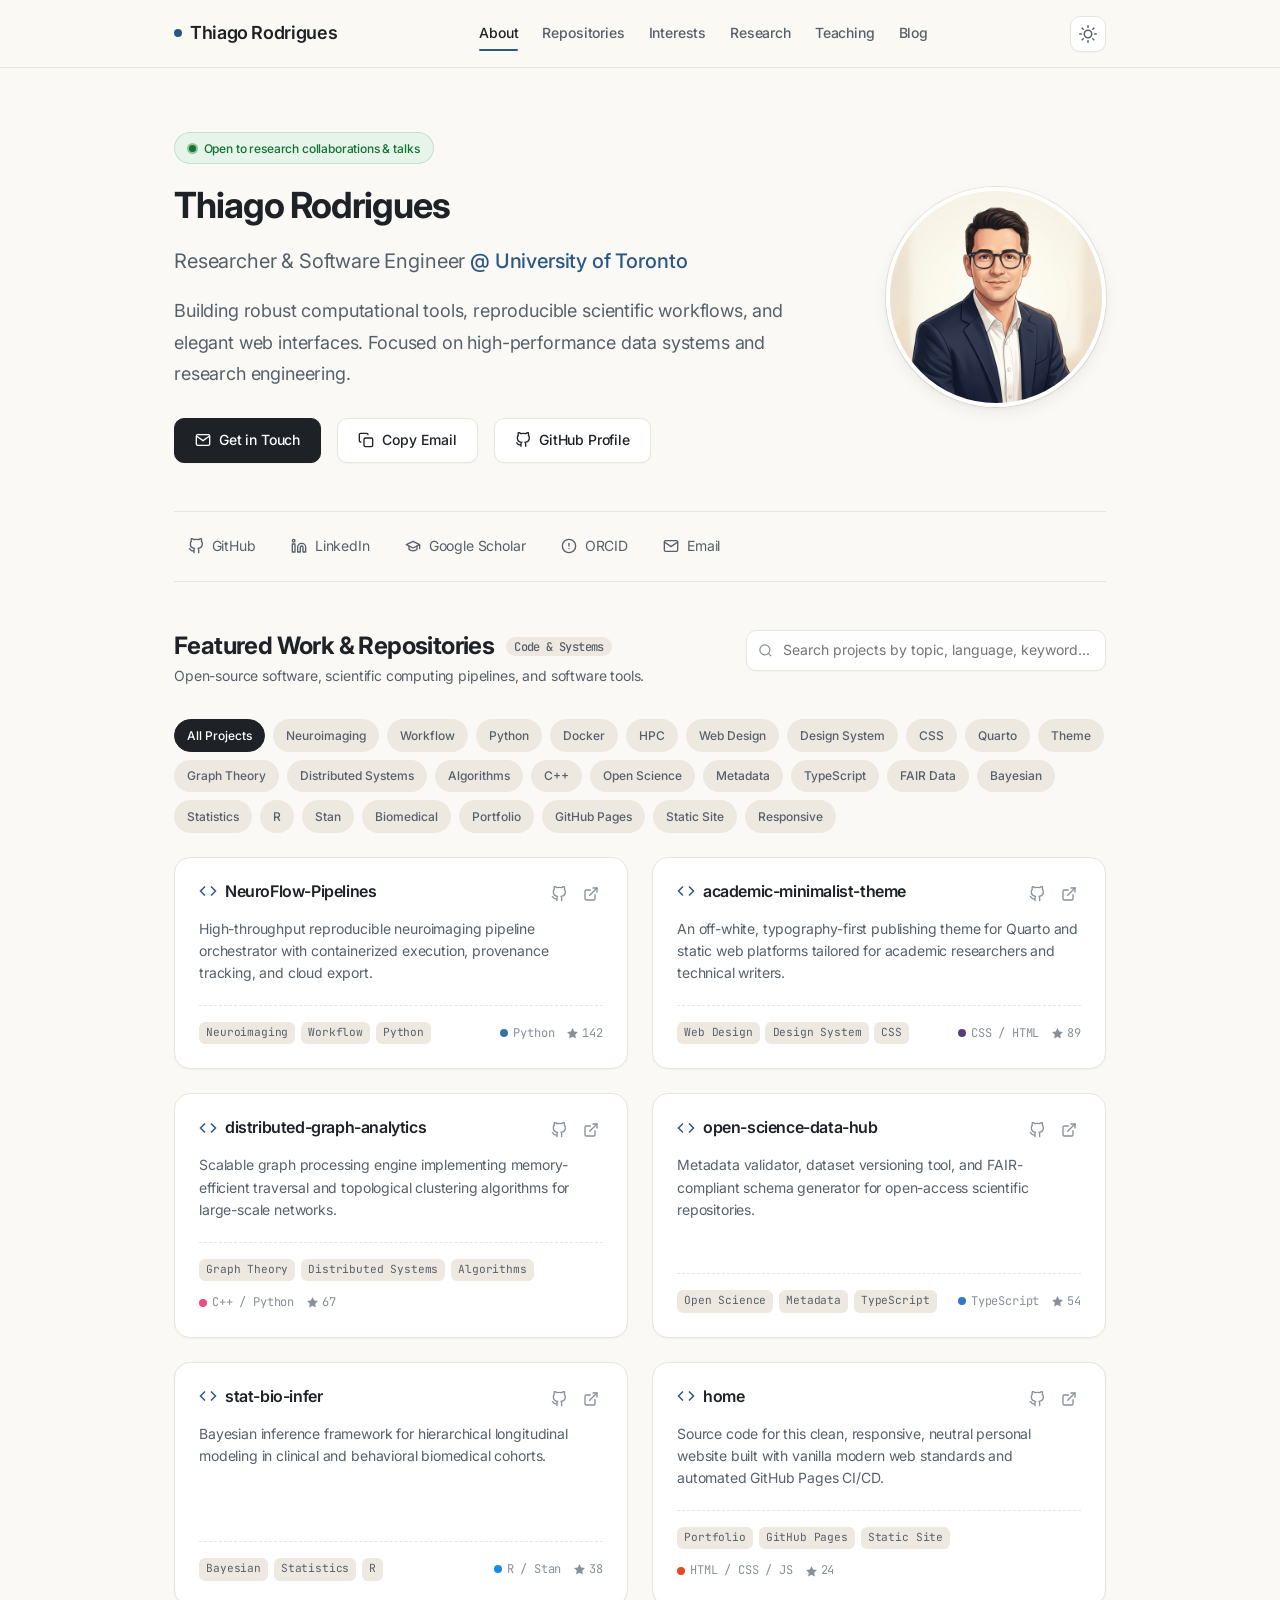
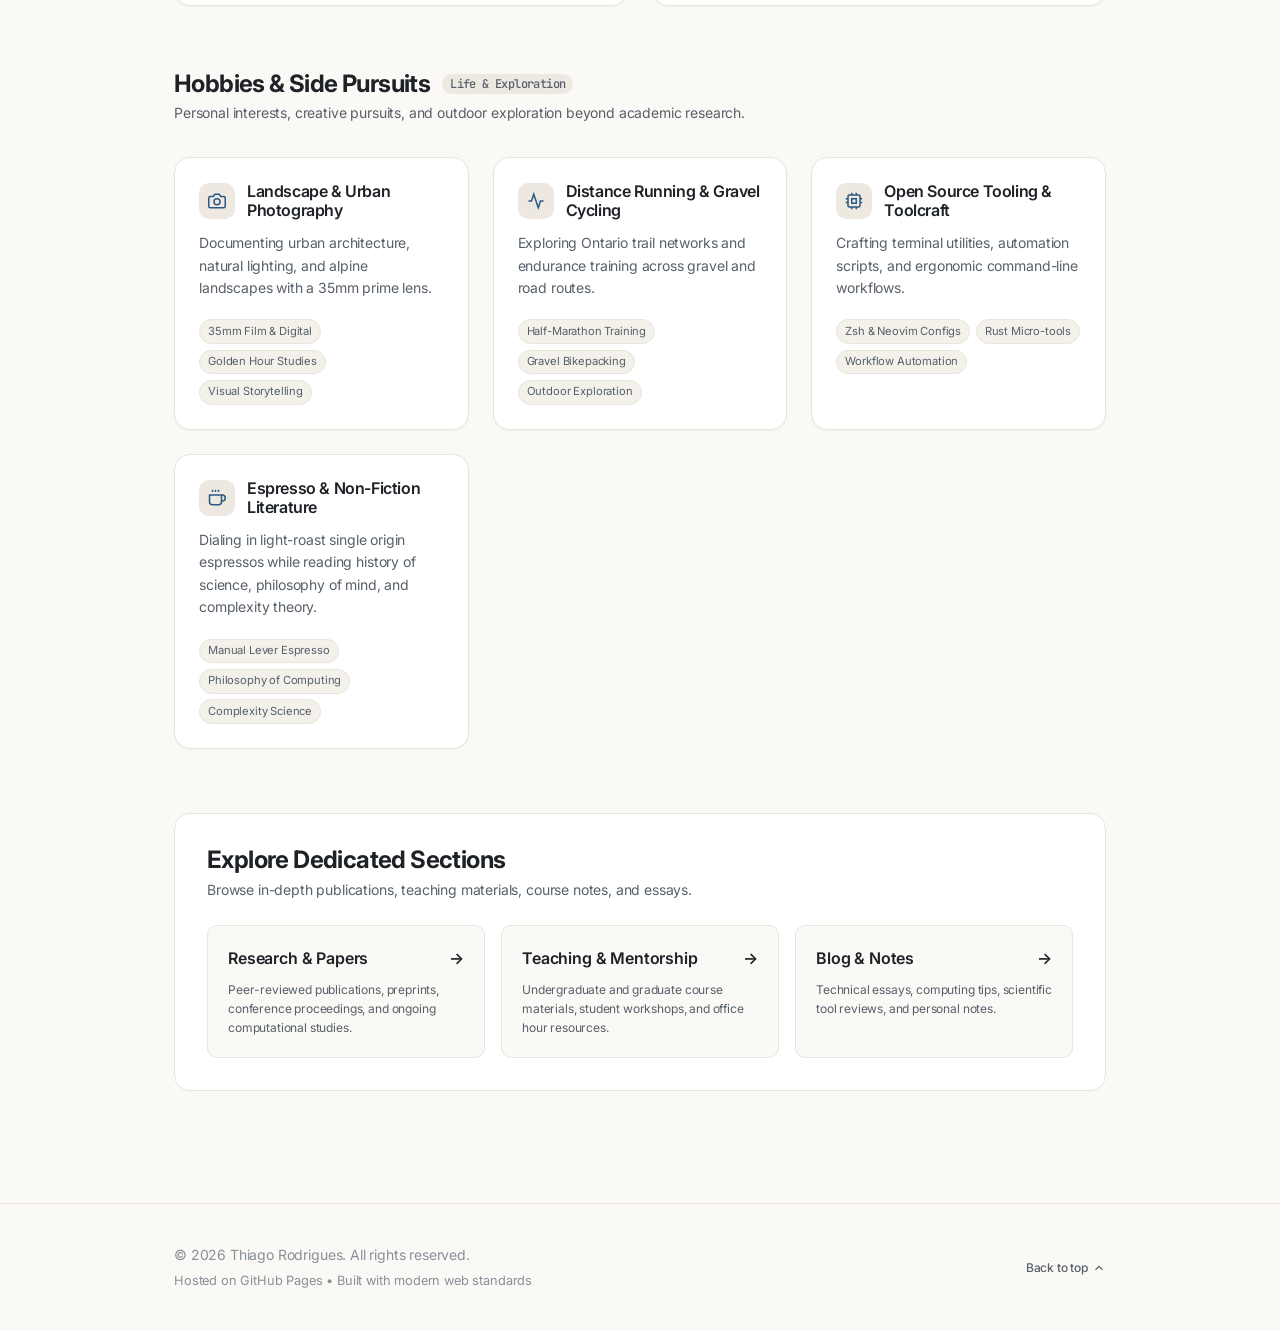
<file: index.html>
<!DOCTYPE html>
<html lang="en">
<head>
  <meta charset="UTF-8">
  <meta name="viewport" content="width=device-width, initial-scale=1.0">
  
  <!-- Primary Meta Tags -->
  <title>Thiago Rodrigues | Researcher & Software Engineer</title>
  <meta name="title" content="Thiago Rodrigues | Researcher & Software Engineer">
  <meta name="description" content="Personal and professional website of Thiago Rodrigues. Research in computational systems, open-source software, and robust data architectures.">
  <meta name="author" content="Thiago Rodrigues">
  <meta name="keywords" content="Thiago Rodrigues, Researcher, Software Engineer, University of Toronto, Open Source, Data Systems, Neuroimaging, Python, GitHub">
  <meta name="theme-color" content="#faf9f5">

  <!-- Open Graph / Facebook -->
  <meta property="og:type" content="website">
  <meta property="og:url" content="https://thiagorodrigues.github.io/home/">
  <meta property="og:title" content="Thiago Rodrigues | Researcher & Software Engineer">
  <meta property="og:description" content="Personal and professional portfolio, research repositories, and publications of Thiago Rodrigues.">
  <meta property="og:image" content="assets/images/profile.jpg">

  <!-- Twitter -->
  <meta property="twitter:card" content="summary_large_image">
  <meta property="twitter:url" content="https://thiagorodrigues.github.io/home/">
  <meta property="twitter:title" content="Thiago Rodrigues | Researcher & Software Engineer">
  <meta property="twitter:description" content="Personal and professional portfolio, research repositories, and publications of Thiago Rodrigues.">
  <meta property="twitter:image" content="assets/images/profile.jpg">

  <!-- Favicon -->
  <link rel="icon" href="data:image/svg+xml,<svg xmlns=%22http://www.w3.org/2000/svg%22 viewBox=%220%22%20width=%22100%22%20height=%22100%22><text y=%22.9em%22 font-size=%2290%22>⚡</text></svg>">

  <!-- Stylesheets -->
  <link rel="stylesheet" href="assets/css/style.css">
</head>
<body>
  <div class="site-wrapper">
    <!-- Navigation Header -->
    <header class="site-header">
      <div class="nav-container">
        <a href="index.html" class="brand-link" id="brand-logo" aria-label="Thiago Rodrigues Home">
          <span class="brand-dot"></span>
          <span>Thiago Rodrigues</span>
        </a>

        <nav class="nav-links" id="desktop-nav" aria-label="Main navigation">
          <a href="#about" class="nav-link active">About</a>
          <a href="#repositories" class="nav-link">Repositories</a>
          <a href="#interests" class="nav-link">Interests</a>
          <a href="research/index.html" class="nav-link">Research</a>
          <a href="teaching/index.html" class="nav-link">Teaching</a>
          <a href="blog/index.html" class="nav-link">Blog</a>
        </nav>

        <div class="nav-actions">
          <!-- Theme Toggle Button -->
          <button class="theme-toggle-btn" id="theme-toggle" aria-label="Toggle dark/light mode" title="Toggle theme">
            <!-- Sun Icon (shown in dark mode) -->
            <svg class="sun-icon" viewBox="0 0 24 24" fill="none" stroke="currentColor" stroke-linecap="round" stroke-linejoin="round">
              <circle cx="12" cy="12" r="5"></circle>
              <line x1="12" y1="1" x2="12" y2="3"></line>
              <line x1="12" y1="21" x2="12" y2="23"></line>
              <line x1="4.22" y1="4.22" x2="5.64" y2="5.64"></line>
              <line x1="18.36" y1="18.36" x2="19.78" y2="19.78"></line>
              <line x1="1" y1="12" x2="3" y2="12"></line>
              <line x1="21" y1="12" x2="23" y2="12"></line>
              <line x1="4.22" y1="19.78" x2="5.64" y2="18.36"></line>
              <line x1="18.36" y1="5.64" x2="19.78" y2="4.22"></line>
            </svg>
            <!-- Moon Icon (shown in light mode) -->
            <svg class="moon-icon" viewBox="0 0 24 24" fill="none" stroke="currentColor" stroke-linecap="round" stroke-linejoin="round">
              <path d="M21 12.79A9 9 0 1 1 11.21 3 7 7 0 0 0 21 12.79z"></path>
            </svg>
          </button>

          <!-- Mobile Hamburger Toggle -->
          <button class="mobile-nav-toggle" id="mobile-nav-toggle" aria-label="Toggle menu" aria-expanded="false">
            <svg width="20" height="20" viewBox="0 0 24 24" fill="none" stroke="currentColor" stroke-width="2">
              <line x1="3" y1="12" x2="21" y2="12"></line>
              <line x1="3" y1="6" x2="21" y2="6"></line>
              <line x1="3" y1="18" x2="21" y2="18"></line>
            </svg>
          </button>
        </div>
      </div>

      <!-- Mobile Dropdown Navigation -->
      <div class="mobile-menu" id="mobile-menu">
        <a href="#about" class="nav-link">About</a>
        <a href="#repositories" class="nav-link">Repositories</a>
        <a href="#interests" class="nav-link">Interests</a>
        <a href="research/index.html" class="nav-link">Research & Publications</a>
        <a href="teaching/index.html" class="nav-link">Teaching & Mentorship</a>
        <a href="blog/index.html" class="nav-link">Blog & Notes</a>
      </div>
    </header>

    <!-- Main Content Container -->
    <main class="main-content">
      <!-- Hero Section -->
      <section class="hero-section" id="about">
        <div class="hero-grid">
          <div class="hero-content">
            <div class="status-badge" id="status-badge">
              <span class="status-pulse"></span>
              <span id="status-text">Open to research collaborations & talks</span>
            </div>

            <h1 class="hero-title" id="profile-name">Thiago Rodrigues</h1>
            
            <p class="hero-subtitle" id="profile-title">
              Researcher & Software Engineer <span class="hero-affiliation">@ University of Toronto</span>
            </p>

            <p class="hero-bio" id="profile-bio">
              Building robust computational tools, reproducible scientific workflows, and elegant web interfaces. Focused on high-performance data systems and research engineering.
            </p>

            <div class="hero-actions">
              <a href="mailto:thiago.rodrigues@utoronto.ca" class="btn btn-primary" id="cta-contact">
                <svg viewBox="0 0 24 24" fill="none" stroke="currentColor" stroke-width="2"><path d="M4 4h16c1.1 0 2 .9 2 2v12c0 1.1-.9 2-2 2H4c-1.1 0-2-.9-2-2V6c0-1.1.9-2 2-2z"></path><polyline points="22,6 12,13 2,6"></polyline></svg>
                <span>Get in Touch</span>
              </a>

              <button class="btn btn-secondary" data-copy-text="thiago.rodrigues@utoronto.ca" data-toast-msg="Email copied to clipboard!" id="cta-copy-email">
                <svg viewBox="0 0 24 24" fill="none" stroke="currentColor" stroke-width="2"><rect x="9" y="9" width="13" height="13" rx="2" ry="2"></rect><path d="M5 15H4a2 2 0 0 1-2-2V4a2 2 0 0 1 2-2h9a2 2 0 0 1 2 2v1"></path></svg>
                <span>Copy Email</span>
              </button>

              <a href="https://github.com/ThiagoRodrigues" target="_blank" rel="noopener noreferrer" class="btn btn-secondary" id="cta-github">
                <svg viewBox="0 0 24 24" fill="none" stroke="currentColor" stroke-width="2"><path d="M9 19c-5 1.5-5-2.5-7-3m14 6v-3.87a3.37 3.37 0 0 0-.94-2.61c3.14-.35 6.44-1.54 6.44-7A5.44 5.44 0 0 0 20 4.77 5.07 5.07 0 0 0 19.91 1S18.73.65 16 2.48a13.38 13.38 0 0 0-7 0C6.27.65 5.09 1 5.09 1A5.07 5.07 0 0 0 5 4.77a5.44 5.44 0 0 0-1.5 3.78c0 5.42 3.3 6.61 6.44 7A3.37 3.37 0 0 0 9 18.13V22"></path></svg>
                <span>GitHub Profile</span>
              </a>
            </div>
          </div>

          <div class="hero-image-wrapper">
            <img src="assets/images/profile.jpg" alt="Thiago Rodrigues" class="profile-avatar" id="profile-avatar-img" width="220" height="220">
          </div>
        </div>
      </section>

      <!-- Socials & Academic Links Bar -->
      <nav class="socials-bar" id="socials-list" aria-label="Social and academic profiles">
        <a href="https://github.com/ThiagoRodrigues" target="_blank" rel="noopener noreferrer" class="social-item">
          <svg viewBox="0 0 24 24" fill="none" stroke="currentColor" stroke-width="2"><path d="M9 19c-5 1.5-5-2.5-7-3m14 6v-3.87a3.37 3.37 0 0 0-.94-2.61c3.14-.35 6.44-1.54 6.44-7A5.44 5.44 0 0 0 20 4.77 5.07 5.07 0 0 0 19.91 1S18.73.65 16 2.48a13.38 13.38 0 0 0-7 0C6.27.65 5.09 1 5.09 1A5.07 5.07 0 0 0 5 4.77a5.44 5.44 0 0 0-1.5 3.78c0 5.42 3.3 6.61 6.44 7A3.37 3.37 0 0 0 9 18.13V22"></path></svg>
          <span>GitHub</span>
        </a>
        <a href="https://linkedin.com/in/thiagorodrigues" target="_blank" rel="noopener noreferrer" class="social-item">
          <svg viewBox="0 0 24 24" fill="none" stroke="currentColor" stroke-width="2"><path d="M16 8a6 6 0 0 1 6 6v7h-4v-7a2 2 0 0 0-2-2 2 2 0 0 0-2 2v7h-4v-7a6 6 0 0 1 6-6z"></path><rect x="2" y="9" width="4" height="12"></rect><circle cx="4" cy="4" r="2"></circle></svg>
          <span>LinkedIn</span>
        </a>
        <a href="https://scholar.google.com" target="_blank" rel="noopener noreferrer" class="social-item">
          <svg viewBox="0 0 24 24" fill="none" stroke="currentColor" stroke-width="2"><path d="M22 10v6M2 10l10-5 10 5-10 5z"></path><path d="M6 12v5c3 3 9 3 12 0v-5"></path></svg>
          <span>Google Scholar</span>
        </a>
        <a href="https://orcid.org" target="_blank" rel="noopener noreferrer" class="social-item">
          <svg viewBox="0 0 24 24" fill="none" stroke="currentColor" stroke-width="2"><circle cx="12" cy="12" r="10"></circle><line x1="12" y1="8" x2="12" y2="12"></line><line x1="12" y1="16" x2="12.01" y2="16"></line></svg>
          <span>ORCID</span>
        </a>
        <a href="mailto:thiago.rodrigues@utoronto.ca" class="social-item">
          <svg viewBox="0 0 24 24" fill="none" stroke="currentColor" stroke-width="2"><path d="M4 4h16c1.1 0 2 .9 2 2v12c0 1.1-.9 2-2 2H4c-1.1 0-2-.9-2-2V6c0-1.1.9-2 2-2z"></path><polyline points="22,6 12,13 2,6"></polyline></svg>
          <span>Email</span>
        </a>
      </nav>

      <!-- Featured Work & Repositories Section -->
      <section class="section" id="repositories">
        <div class="section-header">
          <div>
            <h2 class="section-title">
              <span>Featured Work & Repositories</span>
              <span class="section-badge">Code & Systems</span>
            </h2>
            <p class="section-desc">Open-source software, scientific computing pipelines, and software tools.</p>
          </div>

          <!-- Search Box -->
          <div class="search-box-wrapper">
            <svg class="search-icon" viewBox="0 0 24 24" fill="none" stroke="currentColor" stroke-width="2"><circle cx="11" cy="11" r="8"></circle><line x1="21" y1="21" x2="16.65" y2="16.65"></line></svg>
            <input type="text" id="project-search" class="search-input" placeholder="Search projects by topic, language, keyword..." aria-label="Search projects">
          </div>
        </div>

        <!-- Tag Filter Chips -->
        <div class="filter-bar" id="filter-bar">
          <button class="tag-pill active" data-tag="all">All Projects</button>
        </div>

        <!-- Projects Grid -->
        <div class="projects-grid" id="projects-grid">
          <!-- Fallback / Static Projects will hydrate smoothly -->
          <article class="project-card">
            <div>
              <div class="project-top">
                <div class="project-title-area">
                  <span class="project-icon">
                    <svg viewBox="0 0 24 24" fill="none" stroke="currentColor" stroke-width="2"><polyline points="16 18 22 12 16 6"></polyline><polyline points="8 6 2 12 8 18"></polyline></svg>
                  </span>
                  <h3 class="project-title">NeuroFlow-Pipelines</h3>
                </div>
                <div class="project-links">
                  <a href="https://github.com/ThiagoRodrigues/home" target="_blank" rel="noopener noreferrer" class="project-link-btn" title="View Source on GitHub">
                    <svg viewBox="0 0 24 24" fill="none" stroke="currentColor" stroke-width="2"><path d="M9 19c-5 1.5-5-2.5-7-3m14 6v-3.87a3.37 3.37 0 0 0-.94-2.61c3.14-.35 6.44-1.54 6.44-7A5.44 5.44 0 0 0 20 4.77 5.07 5.07 0 0 0 19.91 1S18.73.65 16 2.48a13.38 13.38 0 0 0-7 0C6.27.65 5.09 1 5.09 1A5.07 5.07 0 0 0 5 4.77a5.44 5.44 0 0 0-1.5 3.78c0 5.42 3.3 6.61 6.44 7A3.37 3.37 0 0 0 9 18.13V22"></path></svg>
                  </a>
                </div>
              </div>
              <p class="project-desc">High-throughput reproducible neuroimaging pipeline orchestrator with containerized execution and provenance tracking.</p>
            </div>
            <div class="project-meta">
              <div class="project-tags">
                <span class="card-tag">Python</span>
                <span class="card-tag">Docker</span>
                <span class="card-tag">HPC</span>
              </div>
              <div class="project-stats">
                <span class="lang-indicator">
                  <span class="lang-dot" style="background-color: #3572A5;"></span>
                  Python
                </span>
                <span class="stat-item">★ 142</span>
              </div>
            </div>
          </article>
        </div>
      </section>

      <!-- Hobbies & Personal Interests Section -->
      <section class="hobbies-section" id="interests">
        <div class="section-header">
          <div>
            <h2 class="section-title">
              <span>Hobbies & Side Pursuits</span>
              <span class="section-badge">Life & Exploration</span>
            </h2>
            <p class="section-desc">Personal interests, creative pursuits, and outdoor exploration beyond academic research.</p>
          </div>
        </div>

        <div class="hobbies-grid" id="hobbies-grid">
          <!-- Fallback Cards -->
          <div class="hobby-card">
            <div class="hobby-header">
              <div class="hobby-icon-wrap">
                <svg viewBox="0 0 24 24" fill="none" stroke="currentColor" stroke-width="2"><path d="M23 19a2 2 0 0 1-2 2H3a2 2 0 0 1-2-2V8a2 2 0 0 1 2-2h4l2-3h6l2 3h4a2 2 0 0 1 2 2z"></path><circle cx="12" cy="13" r="4"></circle></svg>
              </div>
              <h3 class="hobby-title">Landscape & Urban Photography</h3>
            </div>
            <p class="hobby-desc">Documenting architecture and natural lighting with prime lenses.</p>
            <div class="hobby-highlights">
              <span class="hobby-highlight-pill">35mm Film</span>
              <span class="hobby-highlight-pill">Golden Hour</span>
            </div>
          </div>
        </div>
      </section>

      <!-- Modular Exploration Hub -->
      <section class="sections-banner">
        <h2 class="section-title">Explore Dedicated Sections</h2>
        <p class="section-desc">Browse in-depth publications, teaching materials, course notes, and essays.</p>

        <div class="sections-grid">
          <a href="research/index.html" class="section-portal-card">
            <div class="portal-title">
              <span>Research & Papers</span>
              <span>→</span>
            </div>
            <p class="portal-desc">Peer-reviewed publications, preprints, conference proceedings, and ongoing computational studies.</p>
          </a>

          <a href="teaching/index.html" class="section-portal-card">
            <div class="portal-title">
              <span>Teaching & Mentorship</span>
              <span>→</span>
            </div>
            <p class="portal-desc">Undergraduate and graduate course materials, student workshops, and office hour resources.</p>
          </a>

          <a href="blog/index.html" class="section-portal-card">
            <div class="portal-title">
              <span>Blog & Notes</span>
              <span>→</span>
            </div>
            <p class="portal-desc">Technical essays, computing tips, scientific tool reviews, and personal notes.</p>
          </a>
        </div>
      </section>
    </main>

    <!-- Footer -->
    <footer class="site-footer">
      <div class="footer-container">
        <div class="footer-left">
          <span>&copy; <span id="current-year">2026</span> Thiago Rodrigues. All rights reserved.</span>
          <span style="font-size: 0.8rem; color: var(--text-muted);">Hosted on GitHub Pages &bull; Built with modern web standards</span>
        </div>

        <div class="footer-right">
          <a href="#about" class="back-to-top" aria-label="Back to top of page">
            <span>Back to top</span>
            <svg width="14" height="14" viewBox="0 0 24 24" fill="none" stroke="currentColor" stroke-width="2"><polyline points="18 15 12 9 6 15"></polyline></svg>
          </a>
        </div>
      </div>
    </footer>
  </div>

  <!-- Scripts -->
  <script src="assets/js/main.js"></script>
  <script src="assets/js/render.js"></script>
</body>
</html>
</file>
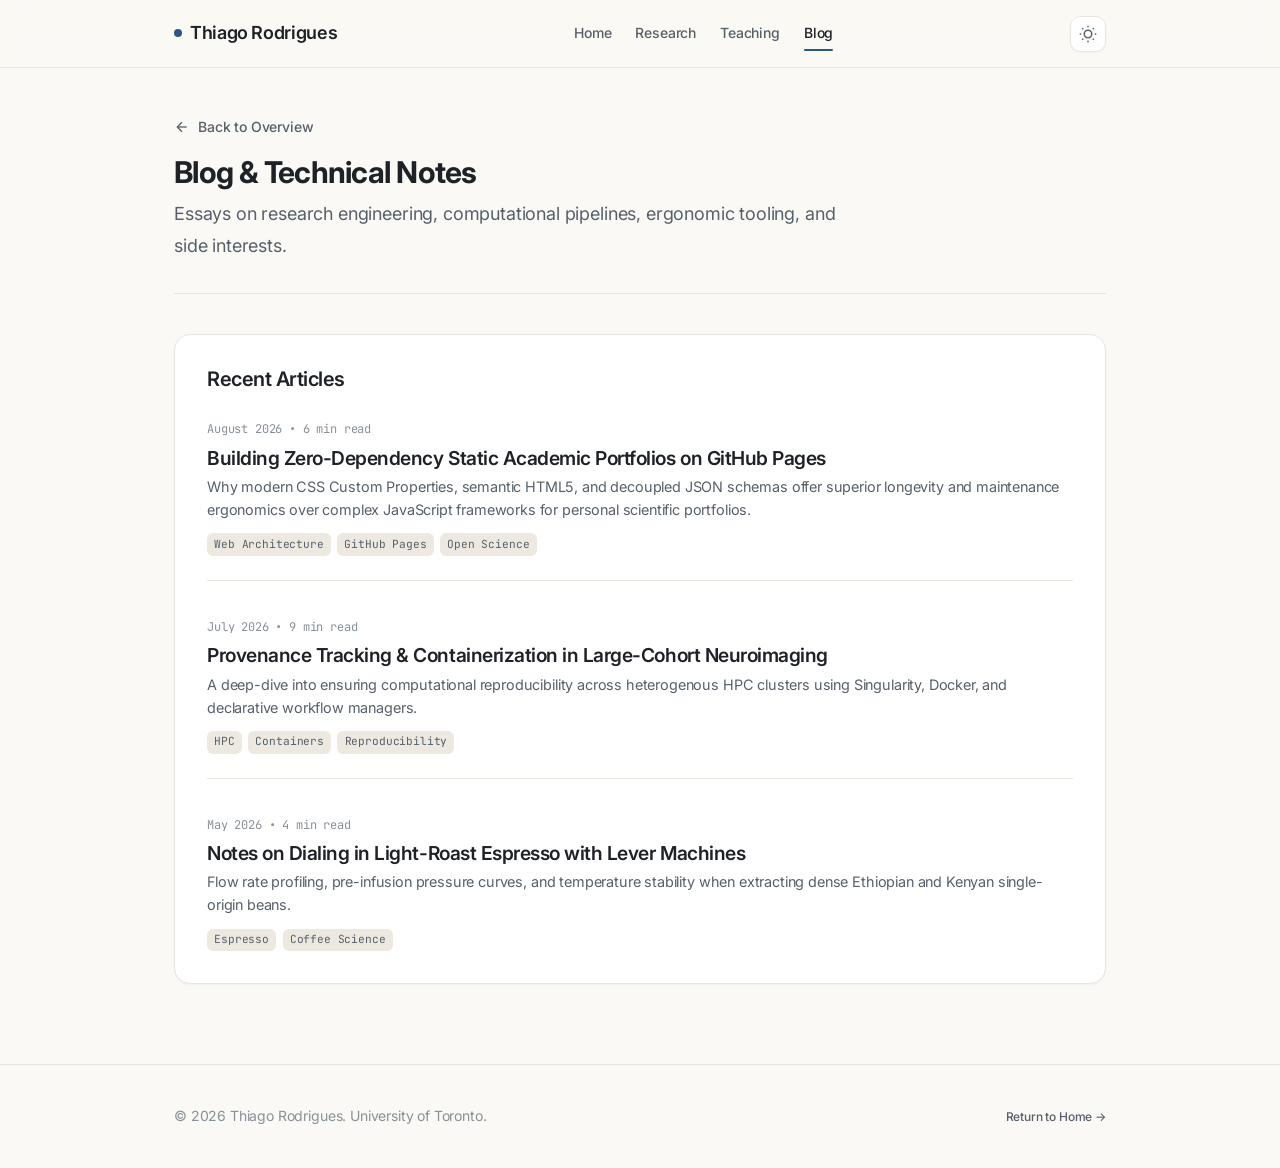
<file: blog/index.html>
<!DOCTYPE html>
<html lang="en">
<head>
  <meta charset="UTF-8">
  <meta name="viewport" content="width=device-width, initial-scale=1.0">
  <title>Blog & Notes | Thiago Rodrigues</title>
  <meta name="description" content="Technical notes, research insights, software engineering essays, and reflections by Thiago Rodrigues.">
  <meta name="theme-color" content="#faf9f5">
  <link rel="icon" href="data:image/svg+xml,<svg xmlns=%22http://www.w3.org/2000/svg%22 viewBox=%220%22%20width=%22100%22%20height=%22100%22><text y=%22.9em%22 font-size=%2290%22>⚡</text></svg>">
  <link rel="stylesheet" href="../assets/css/style.css">
</head>
<body>
  <div class="site-wrapper">
    <header class="site-header">
      <div class="nav-container">
        <a href="../index.html" class="brand-link">
          <span class="brand-dot"></span>
          <span>Thiago Rodrigues</span>
        </a>

        <nav class="nav-links">
          <a href="../index.html" class="nav-link">Home</a>
          <a href="../research/index.html" class="nav-link">Research</a>
          <a href="../teaching/index.html" class="nav-link">Teaching</a>
          <a href="index.html" class="nav-link active">Blog</a>
        </nav>

        <div class="nav-actions">
          <button class="theme-toggle-btn" aria-label="Toggle dark/light mode">
            <svg class="sun-icon" viewBox="0 0 24 24" fill="none" stroke="currentColor" stroke-width="2"><circle cx="12" cy="12" r="5"></circle><line x1="12" y1="1" x2="12" y2="3"></line><line x1="12" y1="21" x2="12" y2="23"></line><line x1="4.22" y1="4.22" x2="5.64" y2="5.64"></line><line x1="18.36" y1="18.36" x2="19.78" y2="19.78"></line><line x1="1" y1="12" x2="3" y2="12"></line><line x1="21" y1="12" x2="23" y2="12"></line><line x1="4.22" y1="19.78" x2="5.64" y2="18.36"></line><line x1="18.36" y1="5.64" x2="19.78" y2="4.22"></line></svg>
            <svg class="moon-icon" viewBox="0 0 24 24" fill="none" stroke="currentColor" stroke-width="2"><path d="M21 12.79A9 9 0 1 1 11.21 3 7 7 0 0 0 21 12.79z"></path></svg>
          </button>
        </div>
      </div>
    </header>

    <main class="main-content">
      <div class="page-hero">
        <a href="../index.html" class="page-back-link">
          <svg width="16" height="16" viewBox="0 0 24 24" fill="none" stroke="currentColor" stroke-width="2"><line x1="19" y1="12" x2="5" y2="12"></line><polyline points="12 19 5 12 12 5"></polyline></svg>
          Back to Overview
        </a>
        <h1 class="page-hero-title">Blog & Technical Notes</h1>
        <p class="page-hero-subtitle">
          Essays on research engineering, computational pipelines, ergonomic tooling, and side interests.
        </p>
      </div>

      <section class="content-block">
        <h2>Recent Articles</h2>

        <div style="display: flex; flex-direction: column; gap: 2rem; margin-top: 1.5rem;">
          <article style="padding-bottom: 1.5rem; border-bottom: 1px solid var(--border-subtle);">
            <span style="font-size: 0.75rem; font-family: var(--font-mono); color: var(--text-muted);">August 2026 &bull; 6 min read</span>
            <h3 style="font-size: 1.2rem; font-weight: 600; margin: 0.35rem 0;">
              <a href="#" style="color: var(--text-primary);">Building Zero-Dependency Static Academic Portfolios on GitHub Pages</a>
            </h3>
            <p style="font-size: 0.9rem; color: var(--text-secondary); line-height: var(--leading-normal); margin-bottom: 0.75rem;">
              Why modern CSS Custom Properties, semantic HTML5, and decoupled JSON schemas offer superior longevity and maintenance ergonomics over complex JavaScript frameworks for personal scientific portfolios.
            </p>
            <div style="display: flex; gap: 0.4rem;">
              <span class="card-tag">Web Architecture</span>
              <span class="card-tag">GitHub Pages</span>
              <span class="card-tag">Open Science</span>
            </div>
          </article>

          <article style="padding-bottom: 1.5rem; border-bottom: 1px solid var(--border-subtle);">
            <span style="font-size: 0.75rem; font-family: var(--font-mono); color: var(--text-muted);">July 2026 &bull; 9 min read</span>
            <h3 style="font-size: 1.2rem; font-weight: 600; margin: 0.35rem 0;">
              <a href="#" style="color: var(--text-primary);">Provenance Tracking & Containerization in Large-Cohort Neuroimaging</a>
            </h3>
            <p style="font-size: 0.9rem; color: var(--text-secondary); line-height: var(--leading-normal); margin-bottom: 0.75rem;">
              A deep-dive into ensuring computational reproducibility across heterogenous HPC clusters using Singularity, Docker, and declarative workflow managers.
            </p>
            <div style="display: flex; gap: 0.4rem;">
              <span class="card-tag">HPC</span>
              <span class="card-tag">Containers</span>
              <span class="card-tag">Reproducibility</span>
            </div>
          </article>

          <article>
            <span style="font-size: 0.75rem; font-family: var(--font-mono); color: var(--text-muted);">May 2026 &bull; 4 min read</span>
            <h3 style="font-size: 1.2rem; font-weight: 600; margin: 0.35rem 0;">
              <a href="#" style="color: var(--text-primary);">Notes on Dialing in Light-Roast Espresso with Lever Machines</a>
            </h3>
            <p style="font-size: 0.9rem; color: var(--text-secondary); line-height: var(--leading-normal); margin-bottom: 0.75rem;">
              Flow rate profiling, pre-infusion pressure curves, and temperature stability when extracting dense Ethiopian and Kenyan single-origin beans.
            </p>
            <div style="display: flex; gap: 0.4rem;">
              <span class="card-tag">Espresso</span>
              <span class="card-tag">Coffee Science</span>
            </div>
          </article>
        </div>
      </section>
    </main>

    <footer class="site-footer">
      <div class="footer-container">
        <span>&copy; <span id="current-year">2026</span> Thiago Rodrigues. University of Toronto.</span>
        <a href="../index.html" class="back-to-top">Return to Home &rarr;</a>
      </div>
    </footer>
  </div>

  <script src="../assets/js/main.js"></script>
</body>
</html>
</file>
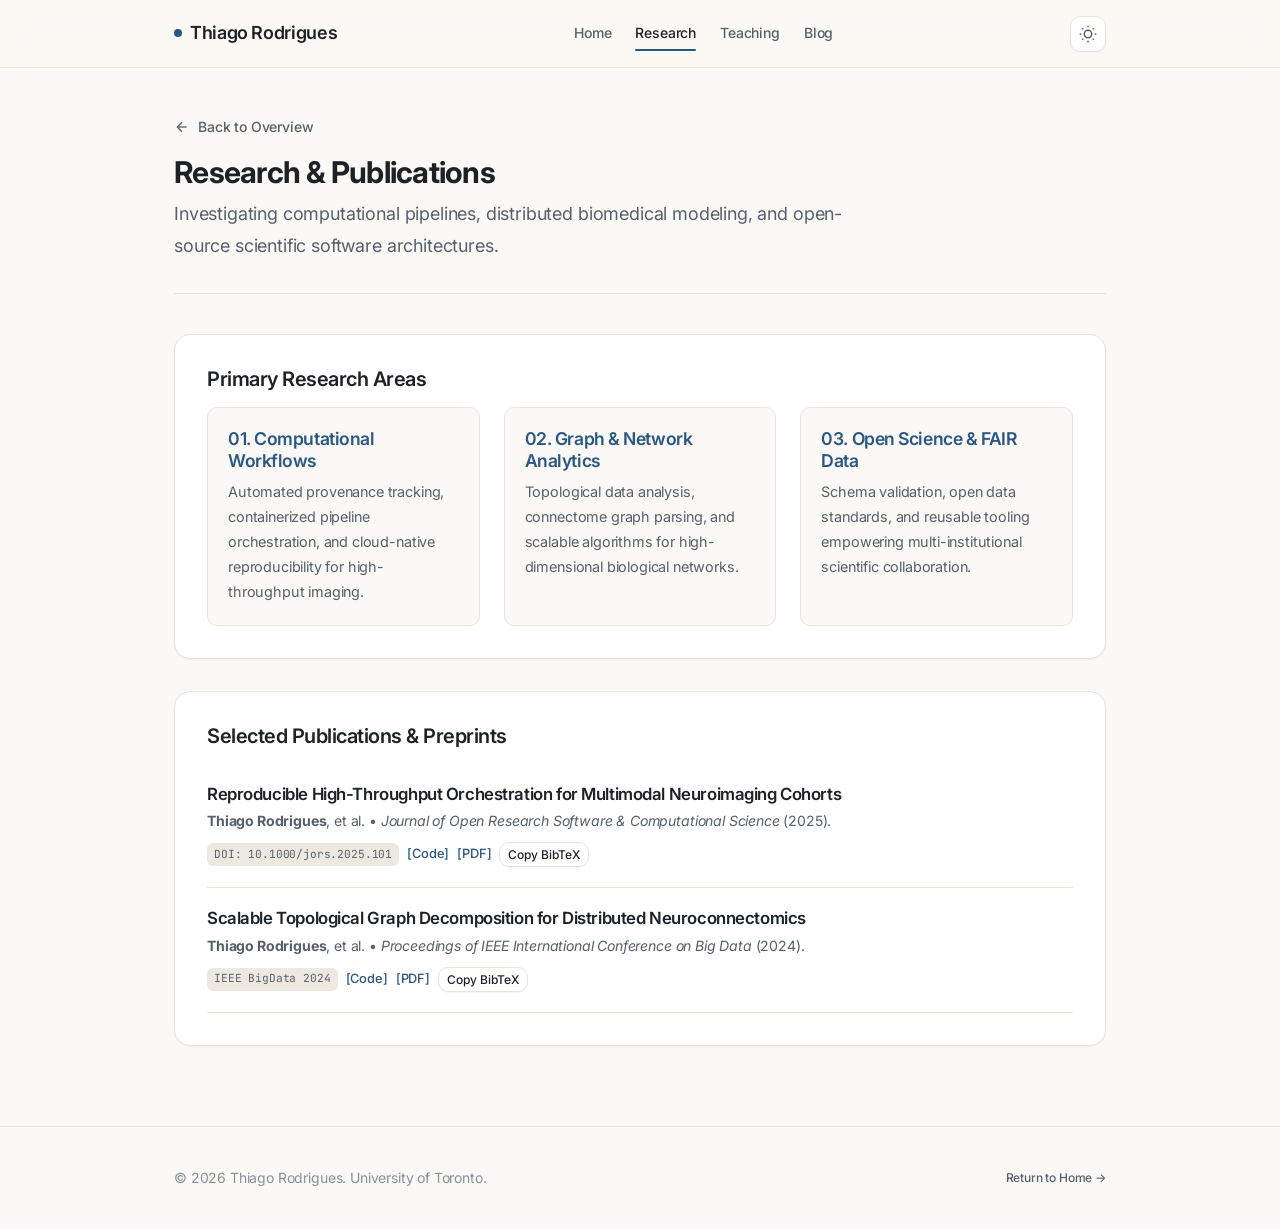
<file: research/index.html>
<!DOCTYPE html>
<html lang="en">
<head>
  <meta charset="UTF-8">
  <meta name="viewport" content="width=device-width, initial-scale=1.0">
  <title>Research & Publications | Thiago Rodrigues</title>
  <meta name="description" content="Academic research, peer-reviewed publications, preprints, and research projects by Thiago Rodrigues.">
  <meta name="theme-color" content="#faf9f5">
  <link rel="icon" href="data:image/svg+xml,<svg xmlns=%22http://www.w3.org/2000/svg%22 viewBox=%220%22%20width=%22100%22%20height=%22100%22><text y=%22.9em%22 font-size=%2290%22>⚡</text></svg>">
  <link rel="stylesheet" href="../assets/css/style.css">
</head>
<body>
  <div class="site-wrapper">
    <header class="site-header">
      <div class="nav-container">
        <a href="../index.html" class="brand-link">
          <span class="brand-dot"></span>
          <span>Thiago Rodrigues</span>
        </a>

        <nav class="nav-links">
          <a href="../index.html" class="nav-link">Home</a>
          <a href="index.html" class="nav-link active">Research</a>
          <a href="../teaching/index.html" class="nav-link">Teaching</a>
          <a href="../blog/index.html" class="nav-link">Blog</a>
        </nav>

        <div class="nav-actions">
          <button class="theme-toggle-btn" aria-label="Toggle dark/light mode">
            <svg class="sun-icon" viewBox="0 0 24 24" fill="none" stroke="currentColor" stroke-width="2"><circle cx="12" cy="12" r="5"></circle><line x1="12" y1="1" x2="12" y2="3"></line><line x1="12" y1="21" x2="12" y2="23"></line><line x1="4.22" y1="4.22" x2="5.64" y2="5.64"></line><line x1="18.36" y1="18.36" x2="19.78" y2="19.78"></line><line x1="1" y1="12" x2="3" y2="12"></line><line x1="21" y1="12" x2="23" y2="12"></line><line x1="4.22" y1="19.78" x2="5.64" y2="18.36"></line><line x1="18.36" y1="5.64" x2="19.78" y2="4.22"></line></svg>
            <svg class="moon-icon" viewBox="0 0 24 24" fill="none" stroke="currentColor" stroke-width="2"><path d="M21 12.79A9 9 0 1 1 11.21 3 7 7 0 0 0 21 12.79z"></path></svg>
          </button>
        </div>
      </div>
    </header>

    <main class="main-content">
      <div class="page-hero">
        <a href="../index.html" class="page-back-link">
          <svg width="16" height="16" viewBox="0 0 24 24" fill="none" stroke="currentColor" stroke-width="2"><line x1="19" y1="12" x2="5" y2="12"></line><polyline points="12 19 5 12 12 5"></polyline></svg>
          Back to Overview
        </a>
        <h1 class="page-hero-title">Research & Publications</h1>
        <p class="page-hero-subtitle">
          Investigating computational pipelines, distributed biomedical modeling, and open-source scientific software architectures.
        </p>
      </div>

      <!-- Research Pillars -->
      <section class="content-block">
        <h2>Primary Research Areas</h2>
        <div style="display: grid; grid-template-columns: repeat(auto-fit, minmax(260px, 1fr)); gap: 1.5rem; margin-top: 1rem;">
          <div style="padding: 1.25rem; background: var(--bg-page); border: 1px solid var(--border-subtle); border-radius: var(--radius-md);">
            <h3 style="font-size: 1.1rem; margin-bottom: 0.5rem; color: var(--accent-primary);">01. Computational Workflows</h3>
            <p style="font-size: 0.9rem; margin-bottom: 0;">Automated provenance tracking, containerized pipeline orchestration, and cloud-native reproducibility for high-throughput imaging.</p>
          </div>
          <div style="padding: 1.25rem; background: var(--bg-page); border: 1px solid var(--border-subtle); border-radius: var(--radius-md);">
            <h3 style="font-size: 1.1rem; margin-bottom: 0.5rem; color: var(--accent-primary);">02. Graph & Network Analytics</h3>
            <p style="font-size: 0.9rem; margin-bottom: 0;">Topological data analysis, connectome graph parsing, and scalable algorithms for high-dimensional biological networks.</p>
          </div>
          <div style="padding: 1.25rem; background: var(--bg-page); border: 1px solid var(--border-subtle); border-radius: var(--radius-md);">
            <h3 style="font-size: 1.1rem; margin-bottom: 0.5rem; color: var(--accent-primary);">03. Open Science & FAIR Data</h3>
            <p style="font-size: 0.9rem; margin-bottom: 0;">Schema validation, open data standards, and reusable tooling empowering multi-institutional scientific collaboration.</p>
          </div>
        </div>
      </section>

      <!-- Selected Publications -->
      <section class="content-block">
        <h2>Selected Publications & Preprints</h2>

        <article style="padding: 1.25rem 0; border-bottom: 1px solid var(--border-subtle);">
          <h3 style="font-size: 1.05rem; font-weight: 600; margin-bottom: 0.35rem;">
            <a href="#" style="color: var(--text-primary);">Reproducible High-Throughput Orchestration for Multimodal Neuroimaging Cohorts</a>
          </h3>
          <p style="font-size: 0.88rem; color: var(--text-secondary); margin-bottom: 0.5rem;">
            <strong>Thiago Rodrigues</strong>, et al. &bull; <em>Journal of Open Research Software & Computational Science</em> (2025).
          </p>
          <div style="display: flex; gap: 0.5rem; align-items: center; font-size: 0.8rem;">
            <span class="card-tag">DOI: 10.1000/jors.2025.101</span>
            <a href="https://github.com/ThiagoRodrigues" target="_blank" rel="noopener noreferrer" style="color: var(--accent-primary); font-weight: 500;">[Code]</a>
            <a href="#" style="color: var(--accent-primary); font-weight: 500;">[PDF]</a>
            <button class="btn btn-secondary" style="padding: 2px 8px; font-size: 0.75rem;" data-copy-text="@article{rodrigues2025reproducible, title={Reproducible High-Throughput Orchestration for Multimodal Neuroimaging Cohorts}, author={Rodrigues, Thiago}, journal={Journal of Open Research Software}, year={2025}}" data-toast-msg="BibTeX copied!">Copy BibTeX</button>
          </div>
        </article>

        <article style="padding: 1.25rem 0; border-bottom: 1px solid var(--border-subtle);">
          <h3 style="font-size: 1.05rem; font-weight: 600; margin-bottom: 0.35rem;">
            <a href="#" style="color: var(--text-primary);">Scalable Topological Graph Decomposition for Distributed Neuroconnectomics</a>
          </h3>
          <p style="font-size: 0.88rem; color: var(--text-secondary); margin-bottom: 0.5rem;">
            <strong>Thiago Rodrigues</strong>, et al. &bull; <em>Proceedings of IEEE International Conference on Big Data</em> (2024).
          </p>
          <div style="display: flex; gap: 0.5rem; align-items: center; font-size: 0.8rem;">
            <span class="card-tag">IEEE BigData 2024</span>
            <a href="https://github.com/ThiagoRodrigues" target="_blank" rel="noopener noreferrer" style="color: var(--accent-primary); font-weight: 500;">[Code]</a>
            <a href="#" style="color: var(--accent-primary); font-weight: 500;">[PDF]</a>
            <button class="btn btn-secondary" style="padding: 2px 8px; font-size: 0.75rem;" data-copy-text="@inproceedings{rodrigues2024scalable, title={Scalable Topological Graph Decomposition for Distributed Neuroconnectomics}, author={Rodrigues, Thiago}, booktitle={IEEE BigData}, year={2024}}" data-toast-msg="BibTeX copied!">Copy BibTeX</button>
          </div>
        </article>
      </section>
    </main>

    <footer class="site-footer">
      <div class="footer-container">
        <span>&copy; <span id="current-year">2026</span> Thiago Rodrigues. University of Toronto.</span>
        <a href="../index.html" class="back-to-top">Return to Home &rarr;</a>
      </div>
    </footer>
  </div>

  <script src="../assets/js/main.js"></script>
</body>
</html>
</file>
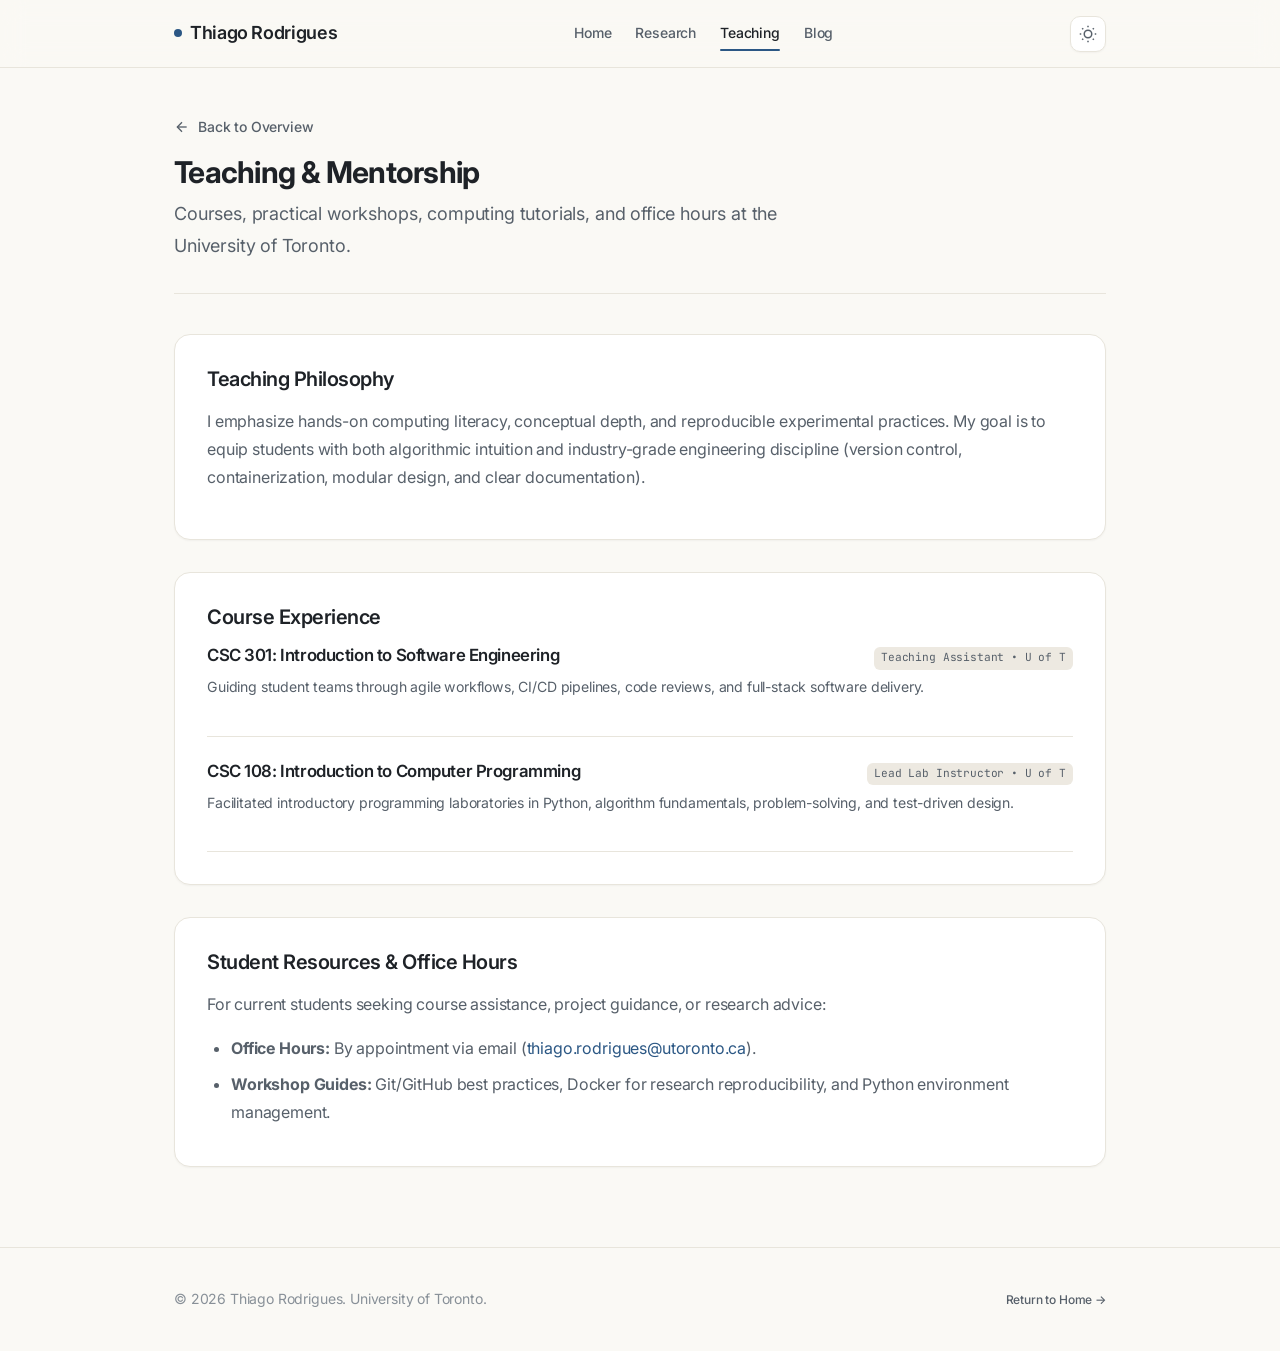
<file: teaching/index.html>
<!DOCTYPE html>
<html lang="en">
<head>
  <meta charset="UTF-8">
  <meta name="viewport" content="width=device-width, initial-scale=1.0">
  <title>Teaching & Mentorship | Thiago Rodrigues</title>
  <meta name="description" content="Teaching experience, student office hours, course materials, and workshop slides by Thiago Rodrigues at University of Toronto.">
  <meta name="theme-color" content="#faf9f5">
  <link rel="icon" href="data:image/svg+xml,<svg xmlns=%22http://www.w3.org/2000/svg%22 viewBox=%220%22%20width=%22100%22%20height=%22100%22><text y=%22.9em%22 font-size=%2290%22>⚡</text></svg>">
  <link rel="stylesheet" href="../assets/css/style.css">
</head>
<body>
  <div class="site-wrapper">
    <header class="site-header">
      <div class="nav-container">
        <a href="../index.html" class="brand-link">
          <span class="brand-dot"></span>
          <span>Thiago Rodrigues</span>
        </a>

        <nav class="nav-links">
          <a href="../index.html" class="nav-link">Home</a>
          <a href="../research/index.html" class="nav-link">Research</a>
          <a href="index.html" class="nav-link active">Teaching</a>
          <a href="../blog/index.html" class="nav-link">Blog</a>
        </nav>

        <div class="nav-actions">
          <button class="theme-toggle-btn" aria-label="Toggle dark/light mode">
            <svg class="sun-icon" viewBox="0 0 24 24" fill="none" stroke="currentColor" stroke-width="2"><circle cx="12" cy="12" r="5"></circle><line x1="12" y1="1" x2="12" y2="3"></line><line x1="12" y1="21" x2="12" y2="23"></line><line x1="4.22" y1="4.22" x2="5.64" y2="5.64"></line><line x1="18.36" y1="18.36" x2="19.78" y2="19.78"></line><line x1="1" y1="12" x2="3" y2="12"></line><line x1="21" y1="12" x2="23" y2="12"></line><line x1="4.22" y1="19.78" x2="5.64" y2="18.36"></line><line x1="18.36" y1="5.64" x2="19.78" y2="4.22"></line></svg>
            <svg class="moon-icon" viewBox="0 0 24 24" fill="none" stroke="currentColor" stroke-width="2"><path d="M21 12.79A9 9 0 1 1 11.21 3 7 7 0 0 0 21 12.79z"></path></svg>
          </button>
        </div>
      </div>
    </header>

    <main class="main-content">
      <div class="page-hero">
        <a href="../index.html" class="page-back-link">
          <svg width="16" height="16" viewBox="0 0 24 24" fill="none" stroke="currentColor" stroke-width="2"><line x1="19" y1="12" x2="5" y2="12"></line><polyline points="12 19 5 12 12 5"></polyline></svg>
          Back to Overview
        </a>
        <h1 class="page-hero-title">Teaching & Mentorship</h1>
        <p class="page-hero-subtitle">
          Courses, practical workshops, computing tutorials, and office hours at the University of Toronto.
        </p>
      </div>

      <!-- Teaching Philosophy -->
      <section class="content-block">
        <h2>Teaching Philosophy</h2>
        <p>
          I emphasize hands-on computing literacy, conceptual depth, and reproducible experimental practices. My goal is to equip students with both algorithmic intuition and industry-grade engineering discipline (version control, containerization, modular design, and clear documentation).
        </p>
      </section>

      <!-- Course List -->
      <section class="content-block">
        <h2>Course Experience</h2>

        <div style="display: flex; flex-direction: column; gap: 1.5rem; margin-top: 1rem;">
          <div style="padding-bottom: 1.25rem; border-bottom: 1px solid var(--border-subtle);">
            <div style="display: flex; justify-content: space-between; align-items: baseline; flex-wrap: wrap;">
              <h3 style="font-size: 1.05rem; font-weight: 600;">CSC 301: Introduction to Software Engineering</h3>
              <span class="card-tag">Teaching Assistant &bull; U of T</span>
            </div>
            <p style="font-size: 0.88rem; color: var(--text-secondary); margin-top: 0.35rem;">
              Guiding student teams through agile workflows, CI/CD pipelines, code reviews, and full-stack software delivery.
            </p>
          </div>

          <div style="padding-bottom: 1.25rem; border-bottom: 1px solid var(--border-subtle);">
            <div style="display: flex; justify-content: space-between; align-items: baseline; flex-wrap: wrap;">
              <h3 style="font-size: 1.05rem; font-weight: 600;">CSC 108: Introduction to Computer Programming</h3>
              <span class="card-tag">Lead Lab Instructor &bull; U of T</span>
            </div>
            <p style="font-size: 0.88rem; color: var(--text-secondary); margin-top: 0.35rem;">
              Facilitated introductory programming laboratories in Python, algorithm fundamentals, problem-solving, and test-driven design.
            </p>
          </div>
        </div>
      </section>

      <!-- Student Resources -->
      <section class="content-block">
        <h2>Student Resources & Office Hours</h2>
        <p>
          For current students seeking course assistance, project guidance, or research advice:
        </p>
        <ul>
          <li><strong>Office Hours:</strong> By appointment via email (<a href="mailto:thiago.rodrigues@utoronto.ca" style="color: var(--accent-primary);">thiago.rodrigues@utoronto.ca</a>).</li>
          <li><strong>Workshop Guides:</strong> Git/GitHub best practices, Docker for research reproducibility, and Python environment management.</li>
        </ul>
      </section>
    </main>

    <footer class="site-footer">
      <div class="footer-container">
        <span>&copy; <span id="current-year">2026</span> Thiago Rodrigues. University of Toronto.</span>
        <a href="../index.html" class="back-to-top">Return to Home &rarr;</a>
      </div>
    </footer>
  </div>

  <script src="../assets/js/main.js"></script>
</body>
</html>
</file>
<file: assets/css/style.css>
/**
 * ==========================================================================
 * MAIN STYLESHEET
 * ==========================================================================
 */

@import url('theme.css');
@import url('reset.css');
@import url('components.css');

/* --- MAIN CONTAINER LAYOUT --- */
.site-wrapper {
  display: flex;
  flex-direction: column;
  min-height: 100vh;
}

.main-content {
  flex: 1 0 auto;
  max-width: var(--container-max-width);
  width: 100%;
  margin: 0 auto;
  padding: 0 var(--container-padding);
}

/* --- SEARCH INPUT STYLING --- */
.search-box-wrapper {
  position: relative;
  display: flex;
  align-items: center;
  margin-bottom: var(--space-4);
  max-width: 360px;
  width: 100%;
}

.search-input {
  width: 100%;
  padding: 0.55rem 0.85rem 0.55rem 2.25rem;
  background-color: var(--bg-surface);
  border: 1px solid var(--border-subtle);
  border-radius: var(--radius-md);
  font-size: var(--text-sm);
  color: var(--text-primary);
  box-shadow: var(--shadow-xs);
  transition: all var(--transition-fast);
}

.search-input:focus {
  outline: none;
  border-color: var(--border-focus);
  box-shadow: 0 0 0 3px var(--accent-glow);
}

.search-icon {
  position: absolute;
  left: 0.75rem;
  width: 15px;
  height: 15px;
  color: var(--text-muted);
  pointer-events: none;
}

/* --- PAGE HEADER (Sub-pages: Research, Teaching, Blog) --- */
.page-hero {
  padding: var(--space-12) 0 var(--space-8);
  border-bottom: 1px solid var(--border-subtle);
  margin-bottom: var(--space-10);
}

.page-hero-title {
  font-size: var(--text-3xl);
  font-weight: 700;
  letter-spacing: -0.025em;
  margin-bottom: var(--space-2);
}

.page-hero-subtitle {
  font-size: var(--text-lg);
  color: var(--text-secondary);
  max-width: 680px;
  line-height: var(--leading-relaxed);
}

.page-back-link {
  display: inline-flex;
  align-items: center;
  gap: var(--space-2);
  font-size: var(--text-sm);
  color: var(--text-secondary);
  font-weight: 500;
  margin-bottom: var(--space-4);
}

.page-back-link:hover {
  color: var(--accent-primary);
}

.content-block {
  background-color: var(--bg-surface);
  border: 1px solid var(--border-subtle);
  border-radius: var(--radius-lg);
  padding: var(--space-8);
  margin-bottom: var(--space-8);
  box-shadow: var(--shadow-xs);
}

.content-block h2 {
  font-size: var(--text-xl);
  margin-bottom: var(--space-4);
  color: var(--text-primary);
}

.content-block p {
  color: var(--text-secondary);
  line-height: var(--leading-relaxed);
  margin-bottom: var(--space-4);
}

.content-block ul {
  list-style: disc;
  padding-left: var(--space-6);
  color: var(--text-secondary);
  line-height: var(--leading-relaxed);
}

.content-block li {
  margin-bottom: var(--space-2);
}

/* --- RESPONSIVE MEDIA QUERIES --- */
@media (max-width: 768px) {
  .hero-grid {
    grid-template-columns: 1fr;
    text-align: center;
    gap: var(--space-6);
  }

  .hero-content {
    align-items: center;
  }

  .hero-image-wrapper {
    order: -1;
    width: 170px;
    height: 170px;
    margin: 0 auto;
  }

  .hero-title {
    font-size: var(--text-3xl);
  }

  .hero-actions {
    justify-content: center;
  }

  .socials-bar {
    justify-content: center;
  }

  .nav-links {
    display: none;
  }

  .mobile-nav-toggle {
    display: inline-flex;
  }

  .projects-grid {
    grid-template-columns: 1fr;
  }

  .footer-container {
    flex-direction: column;
    text-align: center;
  }

  .footer-right {
    justify-content: center;
  }
}

@media (max-width: 480px) {
  :root {
    --container-padding: 1rem;
  }

  .hero-title {
    font-size: var(--text-2xl);
  }

  .hero-subtitle {
    font-size: var(--text-base);
  }

  .hero-bio {
    font-size: var(--text-base);
  }
}
</file>
